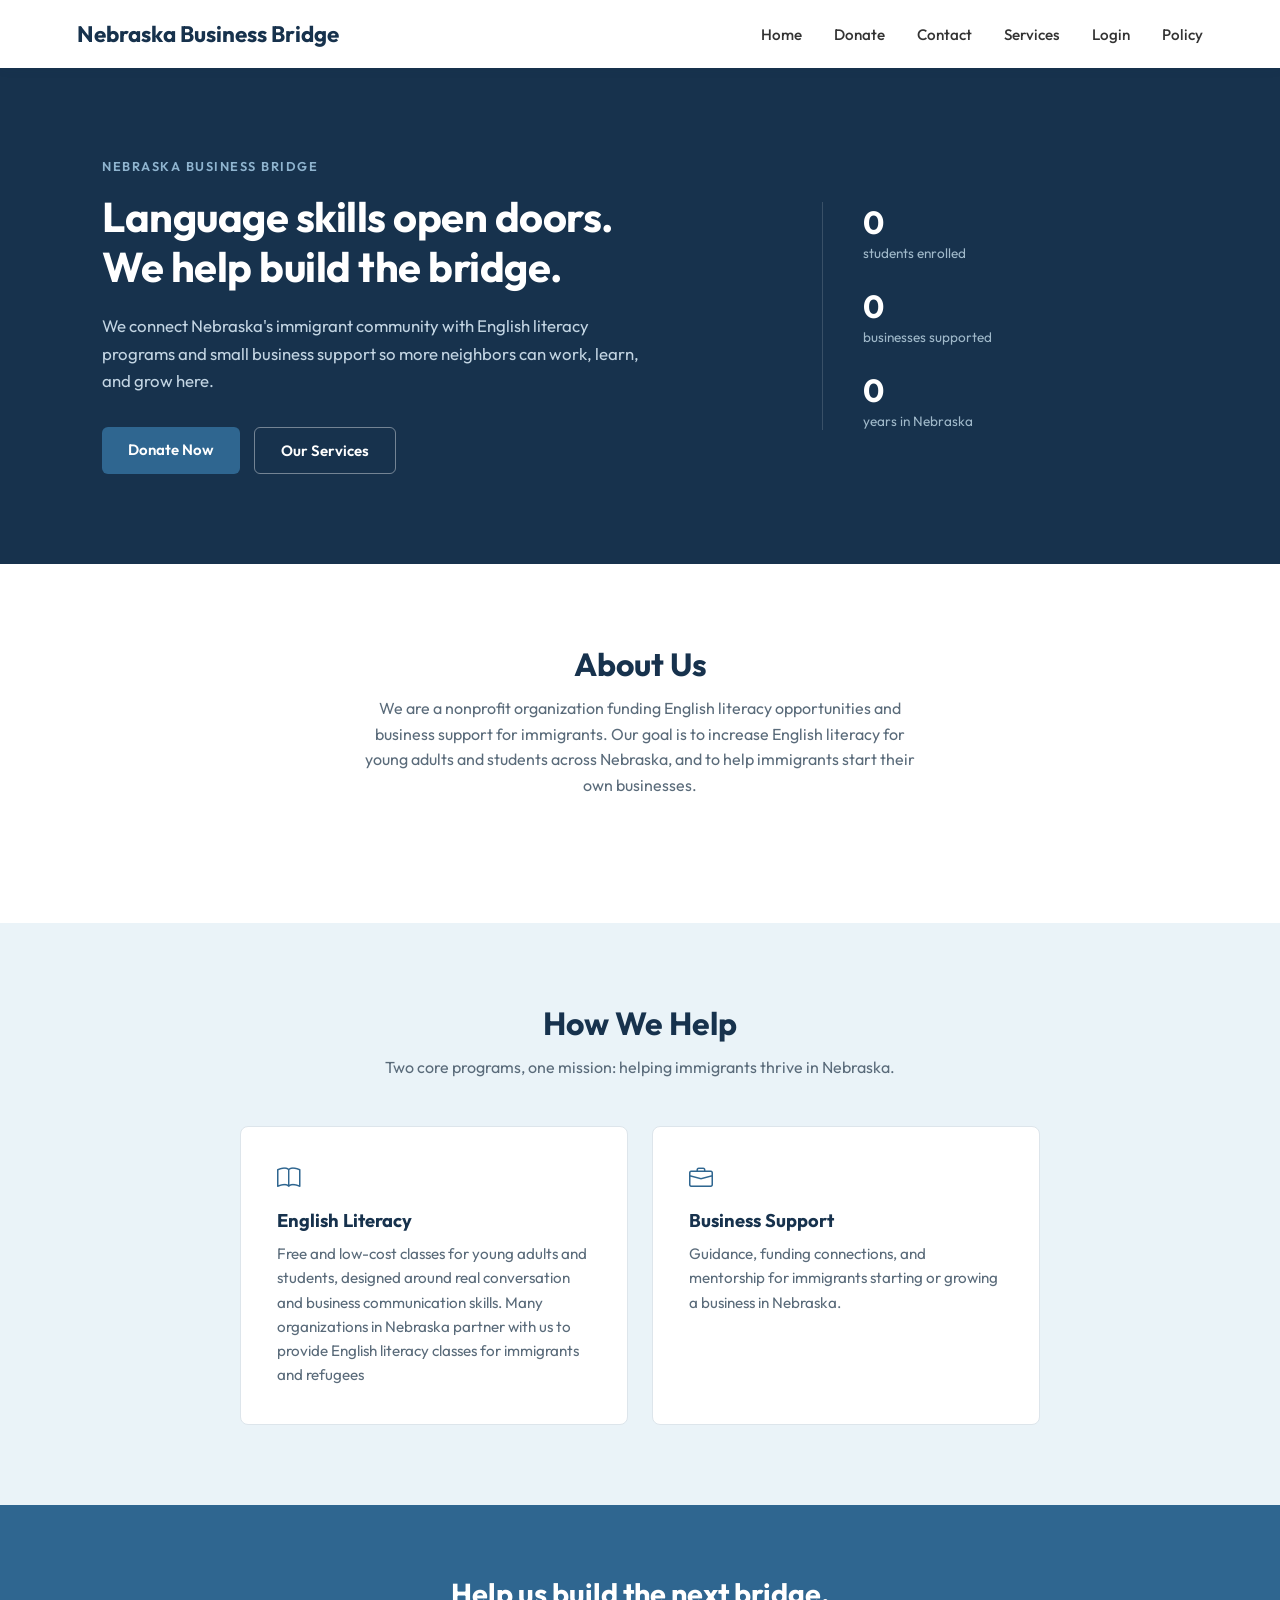
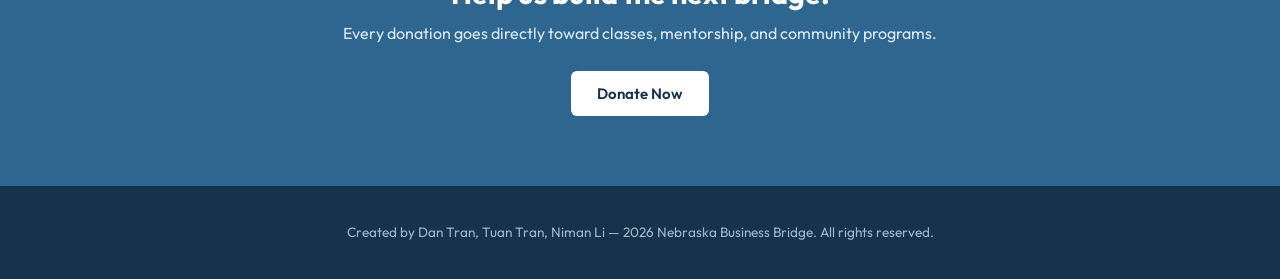
<file: index.html>
<!DOCTYPE html>
<html lang="en">
<head>
    <meta charset="UTF-8">
    <meta name="viewport" content="width=device-width, initial-scale=1.0">
    <title>Nebraska Business Bridge</title>
    <link rel="preconnect" href="https://fonts.googleapis.com">
    <link href="https://fonts.googleapis.com/css2?family=Outfit:wght@300;400;600;700;900&display=swap" rel="stylesheet">
    <link rel="stylesheet" href="https://cdn.jsdelivr.net/npm/bootstrap-icons@1.11.3/font/bootstrap-icons.min.css">
    <link rel="stylesheet" href="css/styles.css">
</head>
<body>
    <header>
    <nav class="navbar">
        <h1 class="title">Nebraska Business Bridge</h1>
        <input type="checkbox" id="nav-toggle" class="nav-toggle">
        <label for="nav-toggle" class="nav-toggle-label">
            <span></span>
            <span></span>
            <span></span>
        </label>
        <ul class="navbar-links">
            <li><a href="index.html" class="logo">Home</a></li>
            <li><a href="donate.html" class="nav-link">Donate</a></li>
            <li><a href="contact.html" class="nav-link">Contact</a></li>
            <li><a href="services.html" class="nav-link">Services</a></li>
            <li><a href="login.html" class="nav-link">Login</a></li>
            <li><a href="policy.html" class="nav-link">Policy</a></li>
        </ul>
    </nav>
</header>
    <div class="hero">
        <div class="hero-content">
            <span class="eyebrow">Nebraska Business Bridge</span>
            <h2>Language skills open doors. We help build the bridge.</h2>
            <p>We connect Nebraska's immigrant community with English literacy programs and small business support so more neighbors can work, learn, and grow here.</p>
            <div class="hero-actions">
                <a href="donate.html" class="button">Donate Now</a>
                <a href="services.html" class="button-outline">Our Services</a>
            </div>
        </div>
        <div class="hero-stats">
            <div class="stat">
                <span class="stat-number">0</span>
                <span class="stat-label">students enrolled</span>
            </div>
            <div class="stat">
                <span class="stat-number">0</span>
                <span class="stat-label">businesses supported</span>
            </div>
            <div class="stat">
                <span class="stat-number">0</span>
                <span class="stat-label">years in Nebraska</span>
            </div>
        </div>
    </div>
    <div class="help-section">
        <h2 class="section-title">About Us</h2>
        <p class="section-text">
            We are a nonprofit organization funding English literacy opportunities and business support for immigrants. Our goal is to increase English literacy for young adults and students across Nebraska, and to help immigrants start their own businesses.
        </p>
    </div>
    <div class="services-section">
        <h2 class="section-title">How We Help</h2>
        <p class="section-text">Two core programs, one mission: helping immigrants thrive in Nebraska.</p>
        <div class="services-grid">
            <div class="service-card">
                <i class="bi bi-book service-icon"></i>
                <h3>English Literacy</h3>
                <p>Free and low-cost classes for young adults and students, designed around real conversation and business communication skills.
                    Many organizations in Nebraska partner with us to provide English literacy classes for immigrants and refugees</p>
            </div>
            <div class="service-card">
                <i class="bi bi-briefcase service-icon"></i>
                <h3>Business Support</h3>
                <p>Guidance, funding connections, and mentorship for immigrants starting or growing a business in Nebraska.</p>
            </div>
        </div>
    </div>
    <div class="cta-banner">
        <h2>Help us build the next bridge.</h2>
        <p>Every donation goes directly toward classes, mentorship, and community programs.</p>
        <a href="donate.html" class="button">Donate Now</a>
    </div>
    <footer>
        <p>Created by Dan Tran, Tuan Tran, Niman Li — 2026 Nebraska Business Bridge. All rights reserved.</p>
    </footer>
</body>
</html>
</file>
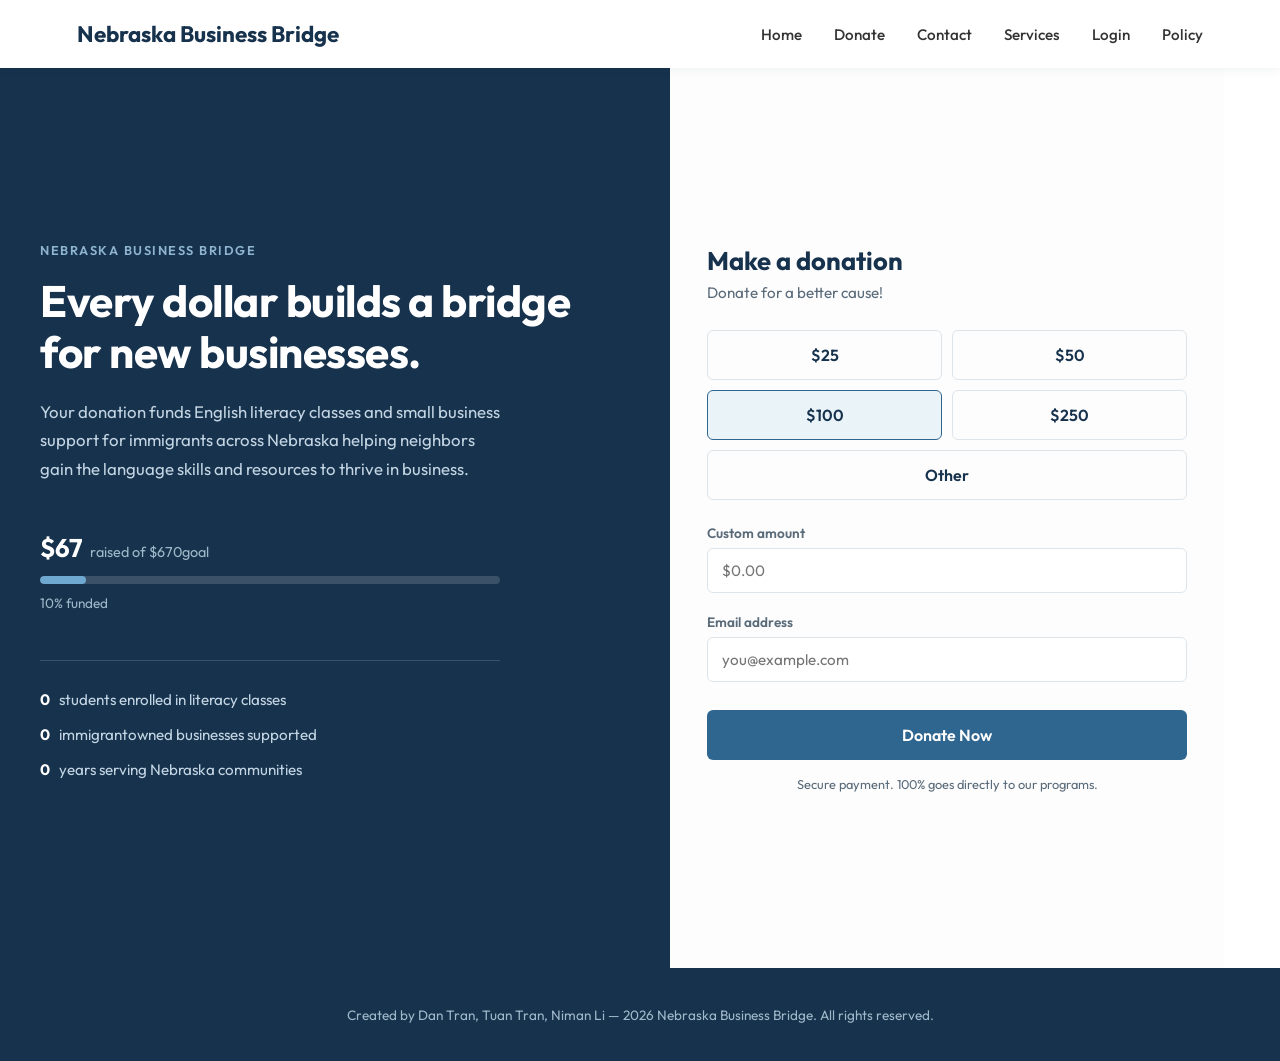
<file: donate.html>
<!DOCTYPE html>
<html lang="en">
<head>
    <meta charset="UTF-8">
    <meta name="viewport" content="width=device-width, initial-scale=1.0">
    <title>Donate - Nebraska Business Bridge</title>
    <link rel="preconnect" href="https://fonts.googleapis.com">
    <link href="https://fonts.googleapis.com/css2?family=Outfit:wght@300;400;600;700;900&display=swap" rel="stylesheet">
    <link rel="stylesheet" href="https://cdn.jsdelivr.net/npm/bootstrap-icons@1.11.3/font/bootstrap-icons.min.css">
    <link rel="stylesheet" href="css/styles.css">
</head>
<body>
    <header>
    <nav class="navbar">
        <h1 class="title">Nebraska Business Bridge</h1>
        <input type="checkbox" id="nav-toggle" class="nav-toggle">
        <label for="nav-toggle" class="nav-toggle-label">
            <span></span>
            <span></span>
            <span></span>
        </label>
        <ul class="navbar-links">
            <li><a href="index.html" class="logo">Home</a></li>
            <li><a href="donate.html" class="nav-link">Donate</a></li>
            <li><a href="contact.html" class="nav-link">Contact</a></li>
            <li><a href="services.html" class="nav-link">Services</a></li>
            <li><a href="login.html" class="nav-link">Login</a></li>
            <li><a href="policy.html" class="nav-link">Policy</a></li>
        </ul>
    </nav>
</header>
    <div class="donate-page">
    <div class="donate-info">
        <span class="eyebrow">Nebraska Business Bridge</span>
        <h1>Every dollar builds a bridge for new businesses.</h1>
        <p class="lead">
            Your donation funds English literacy classes and small business support for immigrants across Nebraska helping neighbors gain the language skills and resources to thrive in business.
        </p>
        <div class="progress-block">
            <div class="progress-numbers">
                <span class="raised">$67</span>
                <span class="goal">raised of $670goal</span>
            </div>
            <div class="progress-track">
                <div class="progress-fill" style="width: 10%;"></div>
            </div>
            <span class="progress-percent">10% funded</span>
        </div>
        <ul class="impact-list">
            <li><span class="impact-number">0</span> students enrolled in literacy classes</li>
            <li><span class="impact-number">0</span> immigrantowned businesses supported</li>
            <li><span class="impact-number">0</span> years serving Nebraska communities</li>
        </ul>
    </div>
    <div class="donate-form">
        <h2>Make a donation</h2>
        <p class="form-subtext">Donate for a better cause!</p>
        <div class="amount-grid">
            <label class="amount-option">
                <input type="radio" name="amount" value="25">
                <span>$25</span>
            </label>
            <label class="amount-option">
                <input type="radio" name="amount" value="50">
                <span>$50</span>
            </label>
            <label class="amount-option">
                <input type="radio" name="amount" value="100" checked>
                <span>$100</span>
            </label>
            <label class="amount-option">
                <input type="radio" name="amount" value="250">
                <span>$250</span>
            </label>
            <label class="amount-option amount-custom">
                <input type="radio" name="amount" value="custom">
                <span>Other</span>
            </label>
        </div>
        <label class="field-label" for="custom-amount">Custom amount</label>
        <input type="text" id="custom-amount" class="custom-input" placeholder="$0.00">
        <label class="field-label" for="email">Email address</label>
        <input type="email" id="email" class="custom-input" placeholder="you@example.com">
        <a href="" class="donate-button">Donate Now</a>
        <p class="donate-note">Secure payment. 100% goes directly to our programs.</p>
    </div>
</div>
    <footer>
        <p>Created by Dan Tran, Tuan Tran, Niman Li — 2026 Nebraska Business Bridge. All rights reserved.</p>
    </footer>
</body>
</html>
</file>
<file: css/styles.css>
:root {
  --color-primary: #2f6690;
  --color-primary-dark: #17324d;
  --color-bg-light: #eaf3f8;
  --color-text: #333;
  --color-text-muted: #5a6b7a;
}

body {
    font-family: 'Outfit', sans-serif;
    margin: 0;
    padding: 0;
    color: var(--color-text);
}

/* NAVBAR */
.navbar {
    display: flex;
    justify-content: space-between;
    align-items: center;
    padding: 1.25rem 6%;
    background-color: #fff;
    box-shadow: 0 2px 10px rgba(23, 50, 77, 0.06);
    position: sticky;
    top: 0;
    z-index: 100;
    flex-wrap: wrap;
}

.title {
    color: var(--color-primary-dark);
    font-size: clamp(1.1rem, 3vw, 1.4rem);
    font-weight: 700;
    margin: 0;
}

.navbar-links {
   display: flex;
   gap: 2rem;
   list-style: none;
   margin: 0;
   padding: 0;
}

.navbar-links a {
  color: var(--color-text);
  text-decoration: none;
  font-size: 0.95rem;
  font-weight: 500;
  transition: color 0.2s ease;
}

.navbar-links a:hover {
  color: var(--color-primary);
}

/* hide the checkbox and label by default for bigger screens */
.nav-toggle {
    display: none;
}

.nav-toggle-label {
    display: none;
    flex-direction: column;
    justify-content: space-between;
    width: 26px;
    height: 20px;
    cursor: pointer;
}

.nav-toggle-label span {
    display: block;
    height: 3px;
    width: 100%;
    background-color: var(--color-primary-dark);
    border-radius: 2px;
}

@media (max-width: 768px) {
    .nav-toggle-label {
        display: flex; /* show hamburger icon */
    }

    .navbar-links {
        display: none; /* hidden by default on mobile */
        flex-direction: column;
        width: 100%;
        gap: 0;
        order: 3;
        margin-top: 1rem;
    }

    /* when checkbox is checked, show the menu */
    .nav-toggle:checked ~ .navbar-links {
        display: flex;
    }

    .navbar-links li {
        border-top: 1px solid #eee;
    }

    .navbar-links a {
        display: block;
        padding: 14px 4px;
    }
}
/* HERO */
.hero {
    background-color: var(--color-primary-dark);
    color: #fff;
    padding: 90px 8%;
    display: grid;
    grid-template-columns: 1.3fr 0.7fr;
    gap: 60px;
    align-items: center;
}

.eyebrow {
    text-transform: uppercase;
    letter-spacing: 1.5px;
    font-size: 0.8rem;
    font-weight: 600;
    color: #8fb4cf;
    margin-bottom: 16px;
    display: block;
}

.hero-content {
    max-width: 560px;
}

.hero h2 {
    font-size: 2.6rem;
    line-height: 1.2;
    margin: 0 0 20px;
    font-weight: 700;
    letter-spacing: -0.5px;
}

.hero p {
    color: #c3d5e3;
    font-size: 1.05rem;
    line-height: 1.65;
    margin: 0 0 32px;
}

.hero-actions {
    display: flex;
    gap: 14px;
    flex-wrap: wrap;
}

.button {
    display: inline-block;
    padding: 13px 26px;
    background-color: var(--color-primary);
    color: white;
    text-decoration: none;
    border-radius: 6px;
    font-size: 15px;
    font-weight: 600;
    transition: background-color 0.2s ease;
}

.button:hover {
    background-color: #245277;
}

.button-outline {
    display: inline-block;
    padding: 13px 26px;
    background-color: transparent;
    color: #fff;
    border: 1.5px solid rgba(255, 255, 255, 0.4);
    text-decoration: none;
    border-radius: 6px;
    font-size: 15px;
    font-weight: 600;
    transition: border-color 0.2s ease;
}

.button-outline:hover {
    border-color: #fff;
}

.hero-stats {
    display: flex;
    flex-direction: column;
    gap: 24px;
    border-left: 1px solid rgba(255, 255, 255, 0.15);
    padding-left: 40px;
}

.stat-number {
    display: block;
    font-size: 2rem;
    font-weight: 700;
}

.stat-label {
    font-size: 0.85rem;
    color: #9fb8c9;
}

.help-section {
    background-color: white;
    padding: 80px 8%;
    max-width: 720px;
    margin: 0 auto;
    text-align: center;
}

.services-section {
    background-color: var(--color-bg-light);
    padding: 80px 8%;
    text-align: center;
}

.services-grid {
    display: grid;
    grid-template-columns: 1fr 1fr;
    gap: 24px;
    max-width: 800px;
    margin: 40px auto 0;
    text-align: left;
}

.service-card {
    background-color: #fff;
    padding: 36px;
    border-radius: 8px;
    border: 1px solid #dde5eb;
}

.service-icon {
    font-size: 1.5rem;
    color: var(--color-primary);
    margin-bottom: 16px;
    display: block;
}

.service-card h3 {
    color: var(--color-primary-dark);
    font-size: 1.15rem;
    margin: 0 0 10px;
}

.service-card p {
    color: var(--color-text-muted);
    font-size: 0.95rem;
    line-height: 1.6;
    margin: 0;
}

.cta-banner {
    background-color: var(--color-primary);
    color: #fff;
    text-align: center;
    padding: 70px 8%;
}

.cta-banner h2 {
    font-size: 1.8rem;
    font-weight: 700;
    margin: 0 0 12px;
}

.cta-banner p {
    color: #dcebf5;
    font-size: 1rem;
    margin: 0 0 28px;
}

.cta-banner .button {
    background-color: #fff;
    color: var(--color-primary-dark);
}

.cta-banner .button:hover {
    background-color: #eaf3f8;
}

footer {
    background-color: var(--color-primary-dark);
    color: #9fb8c9;
    text-align: center;
    padding: 24px 8%;
    font-size: 0.85rem;
}

/* Responsive */
@media (max-width: 900px) {
    .hero {
        grid-template-columns: 1fr;
    }
    .hero-stats {
        flex-direction: row;
        border-left: none;
        border-top: 1px solid rgba(255, 255, 255, 0.15);
        padding-left: 0;
        padding-top: 24px;
        gap: 40px;
        flex-wrap: wrap;
    }
    .services-grid {
        grid-template-columns: 1fr;
    }
}

/* HELP SECTION */
.help-section {
    background-color: white;
    padding: 80px 8%;
}

.section-title {
    color: var(--color-primary-dark);
    font-size: 2rem;
    font-weight: 700;
    text-align: center;
    margin: 0;
}

.section-text {
    color: var(--color-text-muted);
    font-size: 1rem;
    text-align: center;
    max-width: 550px;
    margin: 12px auto 45px;
    line-height: 1.6;
}
/* Donate page */
.donate-page {
    display: grid;
    grid-template-columns: 1.1fr 1fr;
    min-height: 100vh;
}

/* LEFT: info panel */
.donate-info {
    background-color: var(--color-primary-dark);
    color: #fff;
    padding: 80px 6%;
    display: flex;
    flex-direction: column;
    justify-content: center;
}

.eyebrow {
    text-transform: uppercase;
    letter-spacing: 1.5px;
    font-size: 0.8rem;
    font-weight: 600;
    color: #8fb4cf;
    margin-bottom: 18px;
}

.donate-info h1 {
    font-size: 2.75rem;
    font-weight: 700;
    line-height: 1.15;
    letter-spacing: -0.5px;
    margin: 0 0 20px;
}

.lead {
    font-size: 1.05rem;
    line-height: 1.7;
    color: #c3d5e3;
    max-width: 460px;
    margin: 0 0 48px;
}

/* progress bar */
.progress-block {
    max-width: 460px;
    margin-bottom: 48px;
}

.progress-numbers {
    display: flex;
    align-items: baseline;
    gap: 8px;
    margin-bottom: 12px;
}

.raised {
    font-size: 1.6rem;
    font-weight: 700;
}

.goal {
    font-size: 0.9rem;
    color: #9fb8c9;
}

.progress-track {
    width: 100%;
    height: 8px;
    background-color: rgba(255, 255, 255, 0.15);
    border-radius: 4px;
    overflow: hidden;
}

.progress-fill {
    height: 100%;
    background-color: #6fa8d0;
    border-radius: 4px;
}

.progress-percent {
    display: inline-block;
    margin-top: 10px;
    font-size: 0.85rem;
    color: #9fb8c9;
}

/* impact list */
.impact-list {
    list-style: none;
    margin: 0;
    padding: 28px 0 0;
    border-top: 1px solid rgba(255, 255, 255, 0.15);
    max-width: 460px;
}

.impact-list li {
    font-size: 0.95rem;
    color: #c3d5e3;
    margin-bottom: 12px;
    line-height: 1.5;
}

.impact-number {
    font-weight: 700;
    color: #fff;
    margin-right: 6px;
}

/* RIGHT: donation form */
.donate-form {
    background-color: #fdfdfd;
    padding: 80px 6%;
    display: flex;
    flex-direction: column;
    justify-content: center;
    max-width: 480px;
}

.donate-form h2 {
    font-size: 1.6rem;
    font-weight: 700;
    color: var(--color-primary-dark);
    margin: 0 0 6px;
}

.form-subtext {
    color: var(--color-text-muted);
    font-size: 0.95rem;
    margin: 0 0 28px;
}

.amount-grid {
    display: grid;
    grid-template-columns: 1fr 1fr;
    gap: 10px;
    margin-bottom: 24px;
}

.amount-option {
    position: relative;
    display: flex;
    align-items: center;
    justify-content: center;
    padding: 14px;
    border: 1.5px solid #dde5eb;
    border-radius: 6px;
    font-weight: 600;
    color: var(--color-primary-dark);
    cursor: pointer;
}

.amount-option input {
    position: absolute;
    opacity: 0;
}

.amount-option:has(input:checked) {
    border-color: var(--color-primary);
    background-color: var(--color-bg-light);
}

.amount-custom {
    grid-column: span 2;
}

.field-label {
    display: block;
    font-size: 0.85rem;
    font-weight: 600;
    color: var(--color-text-muted);
    margin-bottom: 6px;
}

.custom-input {
    width: 100%;
    padding: 12px 14px;
    border: 1.5px solid #dde5eb;
    border-radius: 6px;
    font-family: inherit;
    font-size: 0.95rem;
    margin-bottom: 20px;
    box-sizing: border-box;
}

.custom-input:focus {
    outline: none;
    border-color: var(--color-primary);
}

.donate-button {
    display: block;
    text-align: center;
    padding: 15px;
    background-color: var(--color-primary);
    color: white;
    text-decoration: none;
    border-radius: 6px;
    font-size: 1rem;
    font-weight: 600;
    margin-top: 8px;
    transition: background-color 0.2s ease;
}

.donate-button:hover {
    background-color: var(--color-primary-dark);
}

.donate-note {
    text-align: center;
    color: var(--color-text-muted);
    font-size: 0.8rem;
    margin: 16px 0 0;
}

@media (max-width: 900px) {
    .donate-page {
        grid-template-columns: 1fr;
    }
    .donate-form {
        max-width: none;
    }
}
</file>
